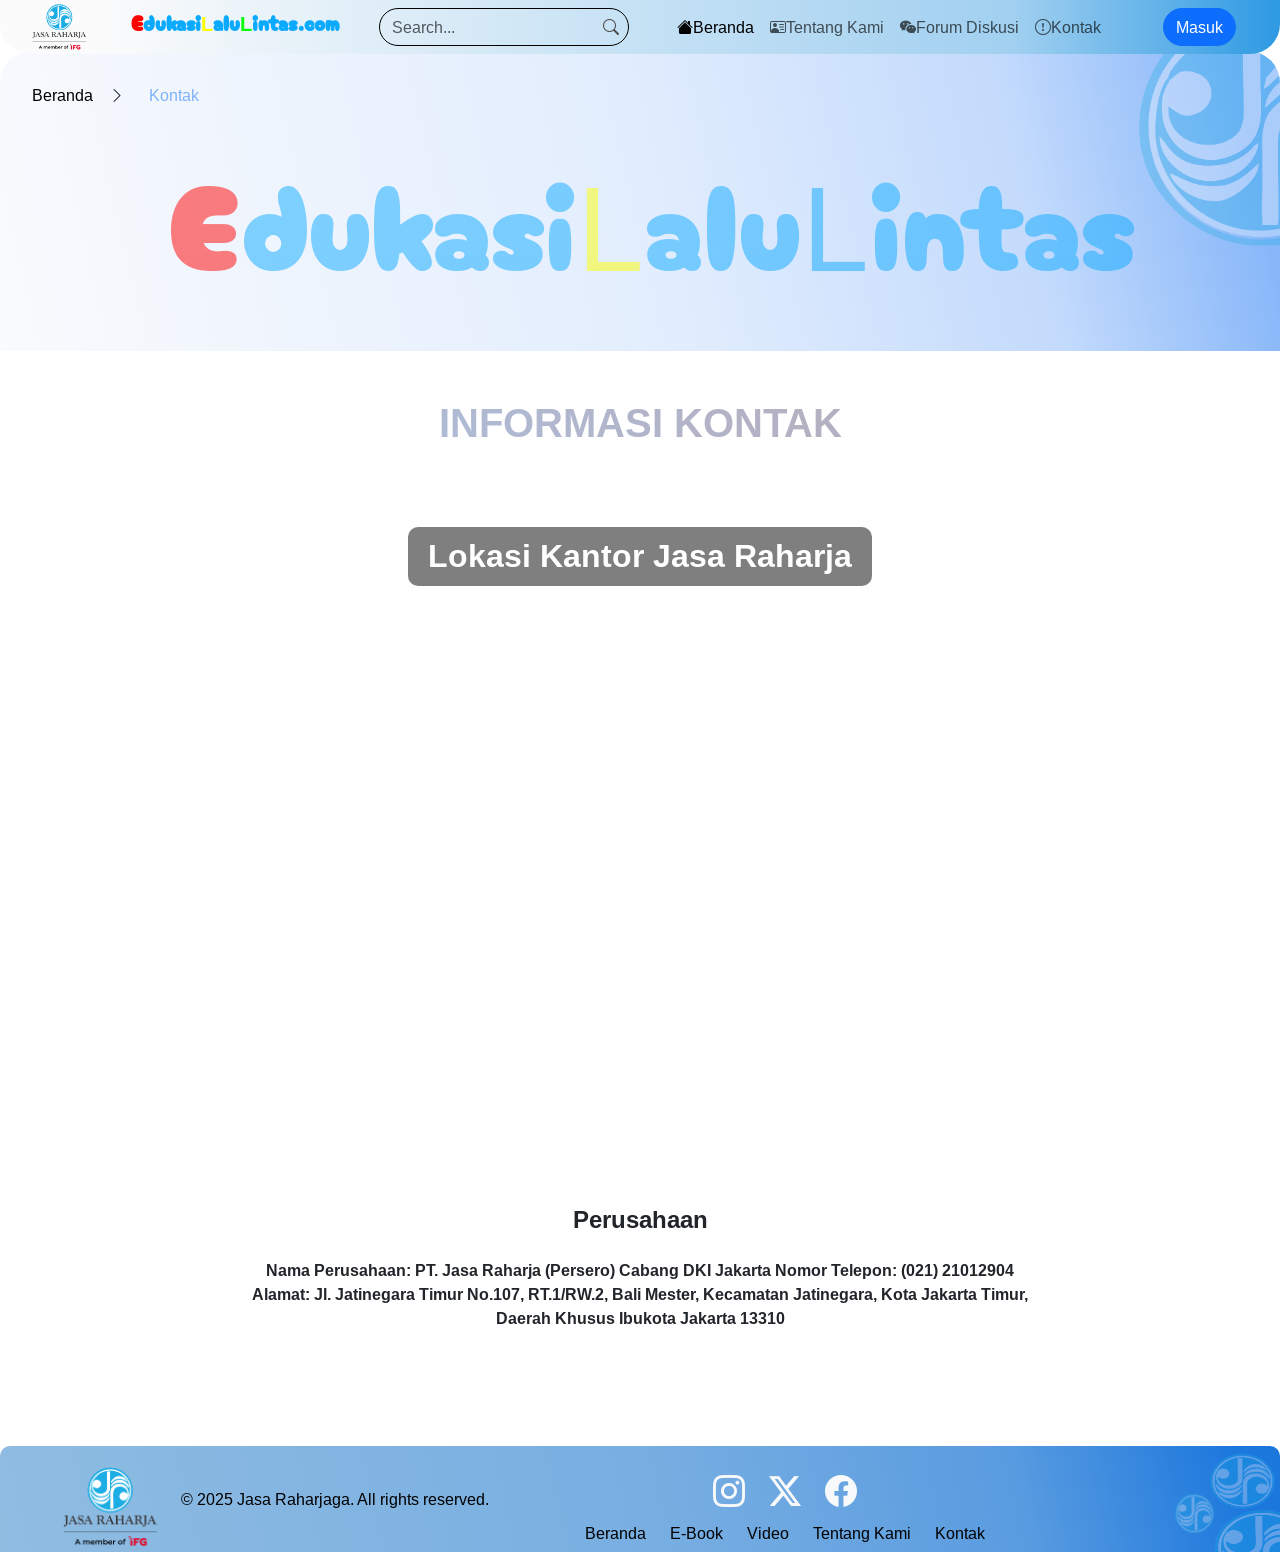
<file: Kontak.html>
<!DOCTYPE html>
<html lang="en">
<head>
    <meta charset="UTF-8">
    <meta name="viewport" content="width=device-width, initial-scale=1.0">
    <title>Jasa Raharja</title>

    
        <!-- This is my CSS -->
    <link rel="stylesheet" href="Asset/CSS/navbar.css">
    <link rel="stylesheet" href="Asset/CSS/header.css">
    <link rel="stylesheet" href="Asset/CSS/footer.css">
    <link rel="stylesheet" href="Asset/CSS/kontak.css">

    <!-- This is Boostrap -->
    <link href="https://cdn.jsdelivr.net/npm/bootstrap@5.3.8/dist/css/bootstrap.min.css" rel="stylesheet" integrity="sha384-sRIl4kxILFvY47J16cr9ZwB07vP4J8+LH7qKQnuqkuIAvNWLzeN8tE5YBujZqJLB" crossorigin="anonymous">
    <link href="https://cdn.jsdelivr.net/npm/bootstrap-icons@1.11.3/font/bootstrap-icons.css" rel="stylesheet">

    <!-- This is font google -->
    <link rel="preconnect" href="https://fonts.googleapis.com">
    <link rel="preconnect" href="https://fonts.gstatic.com" crossorigin>
    <link href="https://fonts.googleapis.com/css2?family=Arimo:wght@700&family=Cherry+Bomb+One&family=DM+Serif+Display:ital@0;1&family=Rubik+Mono+One&display=swap" rel="stylesheet">
</head>
<body>

    <!-- This is navbar -->
      <nav class="navbar navbar-expand-lg  p-3 fixed-top">
  <div class="container-fluid">
    <button class="navbar-toggler" type="button" data-bs-toggle="collapse" data-bs-target="#navbarTogglerDemo03" aria-controls="navbarTogglerDemo03" aria-expanded="false" aria-label="Toggle navigation">
      <span class="navbar-toggler-icon"></span>
    </button>
    <img src="Asset/Foto/logo jasa raharja.png" alt="Jasa raharja" width="63px" height="52px" />
    <h6 style="font-size: 20px; color: rgb(12, 170, 255);"><span style="color: red; font-family: 'Cherry Bomb One', system-ui;">E</span>dukasi<span style="color: yellow">L</span>alu<span style="color:rgb(6, 255, 6)">L</span>intas.com</h6>
      <div class="search-container">
    <input type="text" class="form-control search-input" style="border-radius: 20px; background-color: transparent; border: 1px solid black;" placeholder="Search...">
    <i class="bi bi-search search-icon"></i>
  </div>
    <div class="collapse navbar-collapse" id="navbarTogglerDemo03">
      <ul class="navbar-nav me-auto mb-2 mb-lg-0">
        <li class="nav-item">
          <a class="nav-link active" aria-current="page" href="index.html"><i class="bi bi-house-fill"></i>Beranda</a>
        </li>
        <li class="nav-item">
          <a class="nav-link" href="Tentangkami.html"><i class="bi bi-person-vcard"></i>Tentang Kami</a>
        </li>
        <li class="nav-item">
          <a class="nav-link" href="ForumDiskusi.html"><i class="bi bi-wechat"></i>Forum Diskusi</a>
        </li>
        <li class="nav-item">
          <a class="nav-link" href="Kontak.html"><i class="bi bi-exclamation-circle"></i>Kontak</a>
        </li>
      </ul>
      <button class="btn btn-primary mx-3" id="loginBtn" onclick="window.location.href='login.html'" style="border-radius: 2rem;">Masuk</button>
      <button class="btn btn-primary mx-3" id="logoutBtn" onclick="logout()" style="border-radius: 2rem;">Keluar</button>
    </div>
  </div>
</nav>

<!-- end navbar -->
<!-- This is header -->
   <header>
      <div class="container-fluid d-flex p-2 rounded-top-5 mb-5">
           <img src="Asset/Foto/logo jasa raharja2.png" class="position-absolute end-0 top-0" alt="" style="width: 252px; height: 245px; margin-right: -6.7rem; margin-top: -3rem; opacity: 30%;">
            <p class="mt-4 mx-4"><a href="index.html">Beranda</a><span><i class="bi bi-chevron-right mx-3"></i></span></p>
            <p class="mt-4"><a href="Kontak.html" class="active" aria-disabled="true" style="margin-left: -1rem;">Kontak</a></p>
            <h5 class=" position-absolute" style="font-size: 120px; color: rgb(12, 170, 255); font-family: 'Cherry Bomb One', system-ui; margin-top: 5.5rem; margin-left: 10rem; opacity: 50%;"><span style="color: red; font-family: 'Cherry Bomb One', system-ui;">E</span>dukasi<span style="color: yellow">L</span>alu<span >L</span>intas</h5>
        </div>

    <!-- end header -->
    <main>
    <h1 class="text-center fw-bold mb-5 mt-5" style="font-family: 'Arimo',sans-serif; color:linear-gradient(90deg, #A4CCF4 -18.2%, #C19B9B 127.48%);
background-clip: text;">INFORMASI KONTAK</h1>
        <!-- maps -->
    <div class="map-wrap d-flex justify-content-center mb-5 position-relative">
        <h2 class="position-absolute text-white fw-bold" style="margin-top: 2rem; background-color: rgba(0, 0, 0, 0.5); padding: 10px 20px; border-radius: 10px;">Lokasi Kantor Jasa Raharja</h2>
    <iframe src="https://www.google.com/maps/embed?pb=!1m18!1m12!1m3!1d3966.3013855352983!2d106.86559237399003!3d-6.223933993764119!2m3!1f0!2f0!3f0!3m2!1i1024!2i768!4f13.1!3m3!1m2!1s0x2e69f37853ab699f%3A0x178e1c4e01d774a9!2sPT%20Jasa%20Raharja%20Kanwil%20DKI%20Jakarta!5e0!3m2!1sid!2sid!4v1761192418624!5m2!1sid!2sid" width="1083px" height="663px" style="border:0;" allowfullscreen="true" loading="lazy" referrerpolicy="no-referrer-when-downgrade"></iframe>
    </div>
    <!-- end maps -->
    
    <div class="corporate mb-5 d-flex justify-items-center">
        <div class="d-block mx-auto text-center" style="max-width: 800px;">
            <h4 class="mb-4 fw-bold">
                Perusahaan
            </h4>
            <p class="text-center fw-bold">Nama Perusahaan: PT. Jasa Raharja (Persero) Cabang DKI Jakarta
                Nomor Telepon: (021) 21012904
                Alamat: Jl. Jatinegara Timur No.107, RT.1/RW.2, Bali Mester, Kecamatan Jatinegara, Kota Jakarta Timur, Daerah Khusus Ibukota Jakarta 13310</p>
            </div>
        </div>
    </main>
    <Footer class="fixed-bottom position-relative overflow-hidden">
        <div class="container-fluid px-2 d-flex align-content-center">
          <div class="decoration d-flex position-absolute end-0">
            <img src="Asset/Foto/logo jasa raharja2.png" alt="" style="width: 67px; height: 56px; margin-top: 1.5rem; margin-right: -6.4rem;" >
            <img src="Asset/Foto/logo jasa raharja2.png" alt="" style="width: 41px; height: 41px; margin-top: 4rem; margin-right: -0.1rem;" >
            <img src="Asset/Foto/logo jasa raharja2.png" alt="" style="width: 99px; height: 76px; aspect-ratio: 99/76; margin-top: 5rem; margin-right: -2rem;">
          </div>

            <div class="copyright mx-5 ">
                <img src="Asset/Foto/logo jasa raharja.png" alt="logo jasa maharga">
            <p>&copy; 2025 Jasa Raharjaga. All rights reserved.</p>
        </div>
        <div class="inline-block justify-self-center mx-5 ">
            <div class="social-media mb-1 d-flex justify-content-center gap-4">
                <a href="#" class="text-light" style="font-size: 2rem;"><i class="bi bi-instagram"></i></a>
                <a href="#" class="text-light" style="font-size: 2rem;"><i class="bi bi-twitter-x"></i></a>
                <a href="#" class="text-light" style="font-size: 2rem;"><i class="bi bi-facebook"></i></a>
            </div>
            <div class="navigation d-flex justify-content-center gap-4">
                <a href="#">Beranda</a>
                <a href="#">E-Book</a>
                <a href="#">Video</a>
                <a href="#">Tentang Kami</a>
                <a href="#">Kontak</a>
            </div>
        </div>
    </div>
    <div class="" style=" width: auto; background: #0000;"></div>
    </Footer>
    
    <!-- This is my JS -->
    <script src="Asset/JS/LoginRegister.js"></script>
    <!-- This is Boostrap JS -->
</body>
</html>
</file>
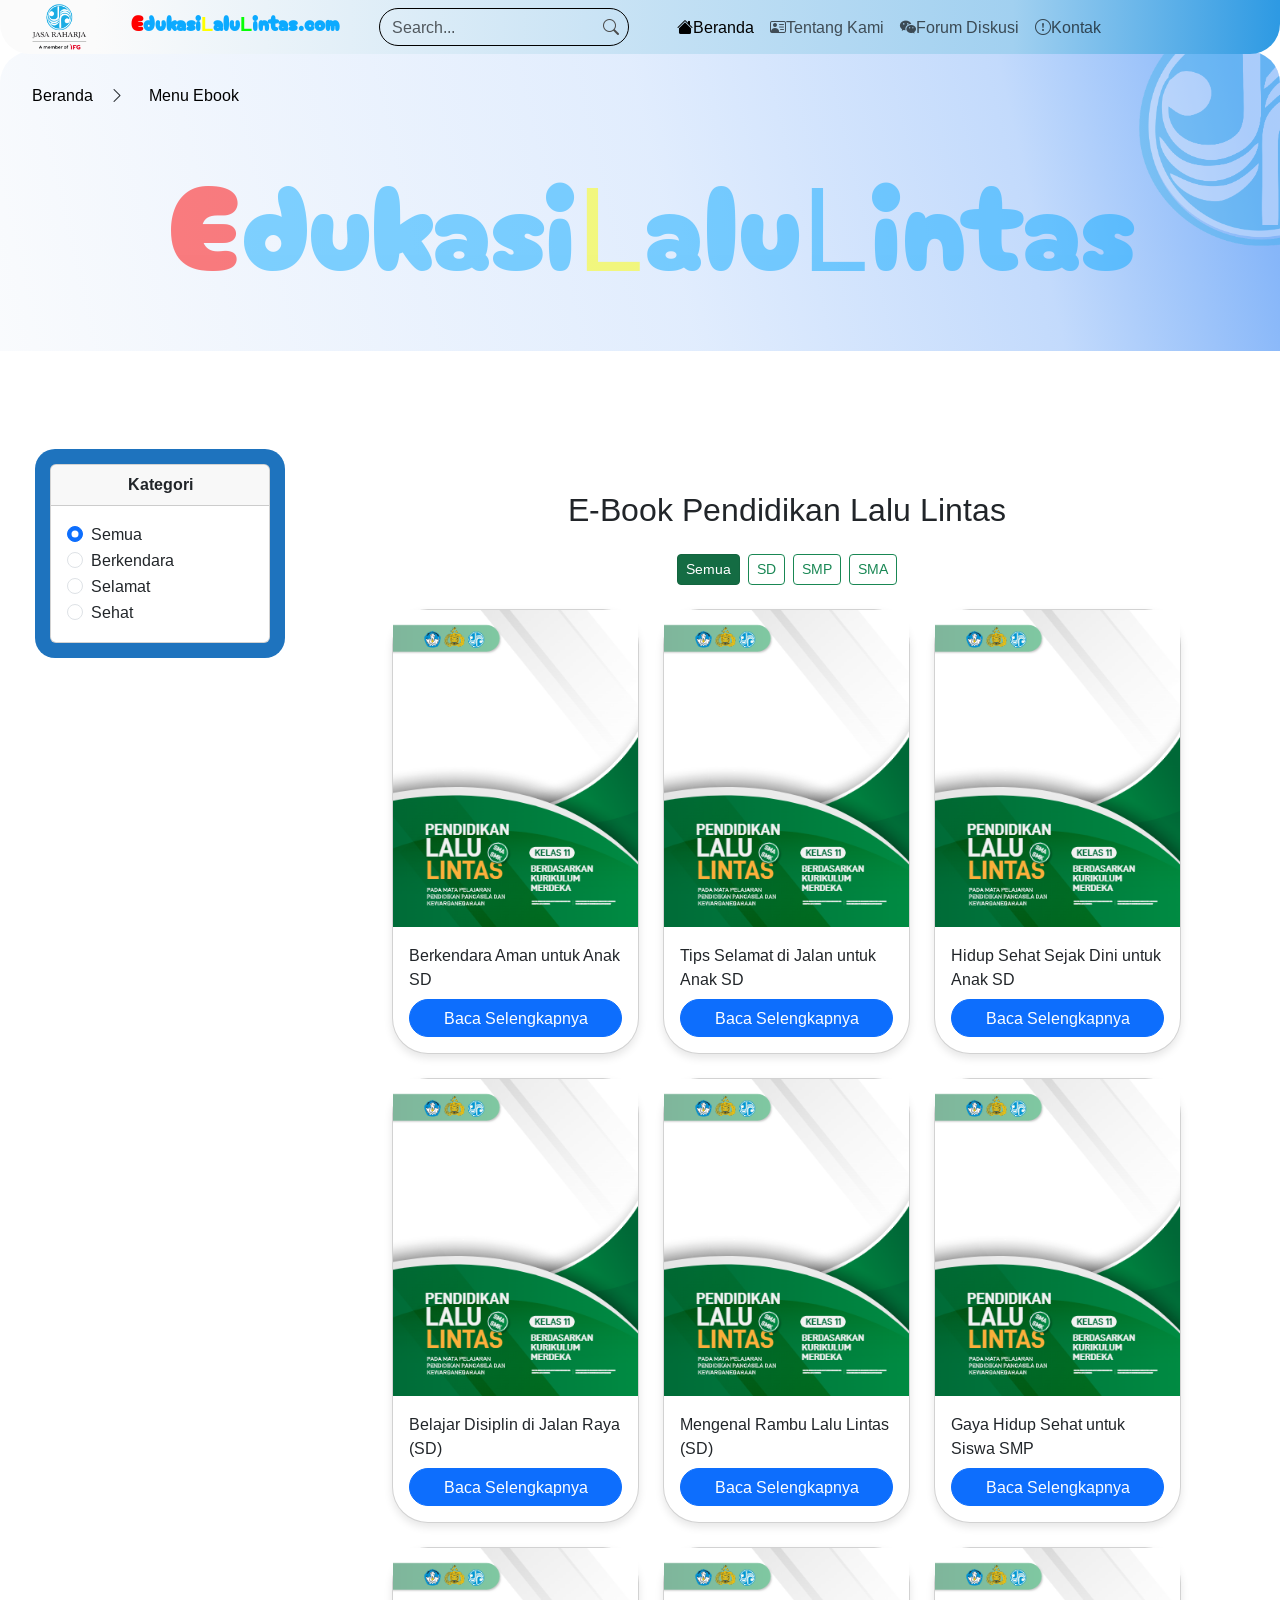
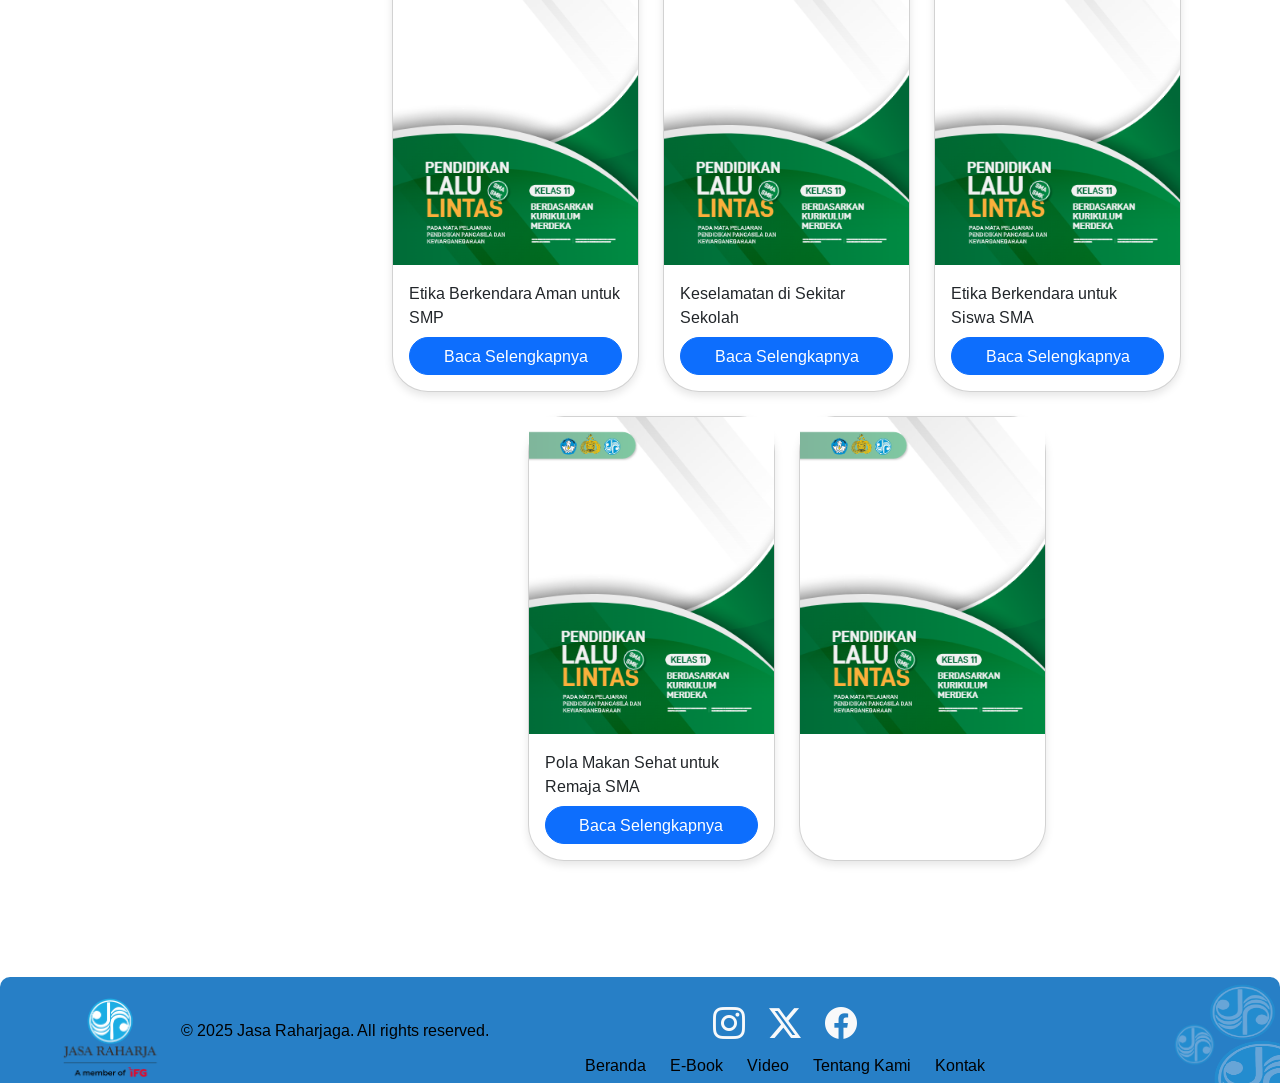
<file: MenuEbook.html>
<!DOCTYPE html>
<html lang="en">
<head>
    <meta charset="UTF-8">
    <meta name="viewport" content="width=device-width, initial-scale=1.0">
    <title>Jasa Maharga</title>

    <!-- This is my CSS -->
    <link rel="stylesheet" href="Asset/CSS/navbar.css">
    <link rel="stylesheet" href="Asset/CSS/footer.css">
    <link rel="stylesheet" href="Asset/CSS/menuebook.css">
    <link rel="stylesheet" href="Asset/CSS/header.css">

    <!-- This is Boostrap -->
    <link href="https://cdn.jsdelivr.net/npm/bootstrap@5.3.8/dist/css/bootstrap.min.css" rel="stylesheet" integrity="sha384-sRIl4kxILFvY47J16cr9ZwB07vP4J8+LH7qKQnuqkuIAvNWLzeN8tE5YBujZqJLB" crossorigin="anonymous">
    <link href="https://cdn.jsdelivr.net/npm/bootstrap-icons@1.11.3/font/bootstrap-icons.css" rel="stylesheet">

    <!-- This is font google -->
    <link rel="preconnect" href="https://fonts.googleapis.com">
    <link rel="preconnect" href="https://fonts.gstatic.com" crossorigin>
    <link href="https://fonts.googleapis.com/css2?family=Arimo:wght@700&family=Cherry+Bomb+One&family=DM+Serif+Display:ital@0;1&family=Rubik+Mono+One&display=swap" rel="stylesheet">
</head>
<body>

    <!-- This is navbar -->
    <nav class="navbar navbar-expand-lg  p-3 fixed-top">
  <div class="container-fluid">
    <button class="navbar-toggler" type="button" data-bs-toggle="collapse" data-bs-target="#navbarTogglerDemo03" aria-controls="navbarTogglerDemo03" aria-expanded="false" aria-label="Toggle navigation">
      <span class="navbar-toggler-icon"></span>
    </button>
    <img src="Asset/Foto/logo jasa raharja.png" alt="Jasa raharja" width="63px" height="52px" />
    <h6 style="font-size: 20px; color: rgb(12, 170, 255);"><span style="color: red; font-family: 'Cherry Bomb One', system-ui;">E</span>dukasi<span style="color: yellow">L</span>alu<span style="color:rgb(6, 255, 6)">L</span>intas.com</h6>
      <div class="search-container">
    <input type="text" class="form-control search-input" style="border-radius: 20px; background-color: transparent; border: 1px solid black;" placeholder="Search...">
    <i class="bi bi-search search-icon"></i>
  </div>
    <div class="collapse navbar-collapse" id="navbarTogglerDemo03">
      <ul class="navbar-nav me-auto mb-2 mb-lg-0">
        <li class="nav-item">
          <a class="nav-link active" aria-current="page" href="index.html"><i class="bi bi-house-fill"></i>Beranda</a>
        </li>
        <li class="nav-item">
          <a class="nav-link" href="Tentangkami.html"><i class="bi bi-person-vcard"></i>Tentang Kami</a>
        </li>
        <li class="nav-item">
          <a class="nav-link" href="ForumDiskusi.html"><i class="bi bi-wechat"></i>Forum Diskusi</a>
        </li>
        <li class="nav-item">
          <a class="nav-link" href="Kontak.html"><i class="bi bi-exclamation-circle"></i>Kontak</a>
        </li>
      </ul>
    </div>
  </div>
</nav>
<!-- end navbar -->

    <header>
      <div class="container-fluid d-flex p-2 rounded-top-5 mb-5">
           <img src="Asset/Foto/logo jasa raharja2.png" class="position-absolute end-0 top-0" alt="" style="width: 252px; height: 245px; margin-right: -6.7rem; margin-top: -3rem; opacity: 30%;">
            <p class="mt-4 mx-4"><a href="#Beranda">Beranda</a><span><i class="bi bi-chevron-right mx-3"></i></span></p>
            <p class="mt-4"><a href="#MenuEbook" aria-disabled="true" style="margin-left:-1rem ;">Menu Ebook</a></p>
            <h5 class=" position-absolute" style="font-size: 120px; color: rgb(12, 170, 255); font-family: 'Cherry Bomb One', system-ui; margin-top: 5.5rem; margin-left: 10rem; opacity: 50%;"><span style="color: red; font-family: 'Cherry Bomb One', system-ui;">E</span>dukasi<span style="color: yellow">L</span>alu<span >L</span>intas</h5>
        </div>
    </header>
    <main>
  <div class="container-fluid">
    <div class="row">
      <!-- Sidebar kiri -->
      <div class="col-3 kiri">
        <div class="blue-frame">
          <div class="card card-custom">
            <div class="card-header">Kategori</div>
            <div class="card-body">
              <div class="form-check">
                <input class="form-check-input" type="radio" name="kategori" id="semua" value="semua" checked>
                <label class="form-check-label" for="semua">Semua</label>
              </div>
              <div class="form-check">
                <input class="form-check-input" type="radio" name="kategori" id="berkendara" value="berkendara">
                <label class="form-check-label" for="berkendara">Berkendara</label>
              </div>
              <div class="form-check">
                <input class="form-check-input" type="radio" name="kategori" id="selamat" value="selamat">
                <label class="form-check-label" for="selamat">Selamat</label>
              </div>
              <div class="form-check">
                <input class="form-check-input" type="radio" name="kategori" id="sehat" value="sehat">
                <label class="form-check-label" for="sehat">Sehat</label>
              </div>
            </div>
          </div>
        </div>
      </div>

      <!-- Bagian kanan -->
      <div class="col-8 kanan">
        <div class="ebook d-flex flex-column align-items-center mt-4 mb-5">
<section class="container my-5">
  <h2 class="text-center mb-4">E-Book Pendidikan Lalu Lintas</h2>

  <!-- 🔹 Tombol Filter -->
  <div class="d-flex justify-content-center mb-4 gap-2">
    <button class="btn btn-success btn-sm filter-btn active" data-filter="all">Semua</button>
    <button class="btn btn-outline-success btn-sm filter-btn" data-filter="sd">SD</button>
    <button class="btn btn-outline-success btn-sm filter-btn" data-filter="smp">SMP</button>
    <button class="btn btn-outline-success btn-sm filter-btn" data-filter="sma">SMA</button>
  </div>

  <!-- 🔹 Daftar E-Book -->
  <div class="row row-cols-1 row-cols-md-3 g-4 justify-content-center" id="ebookList">

    <!-- ================== SD ================== -->
    <div class="col ebook-item" data-category="berkendara" data-sub="sd">
      <div class="card h-100">
        <img src="Asset/Foto/ebook xample.png" class="card-img-top" alt="">
        <div class="card-body">
          <p class="card-title">Berkendara Aman untuk Anak SD</p>
          <a href="#" class="btn btn-primary w-100">Baca Selengkapnya</a>
        </div>
      </div>
    </div>

    <div class="col ebook-item" data-category="selamat" data-sub="sd">
      <div class="card h-100">
        <img src="Asset/Foto/ebook xample.png" class="card-img-top" alt="">
        <div class="card-body">
          <p class="card-title">Tips Selamat di Jalan untuk Anak SD</p>
          <a href="#" class="btn btn-primary w-100">Baca Selengkapnya</a>
        </div>
      </div>
    </div>

    <div class="col ebook-item" data-category="sehat" data-sub="sd">
      <div class="card h-100">
        <img src="Asset/Foto/ebook xample.png" class="card-img-top" alt="">
        <div class="card-body">
          <p class="card-title">Hidup Sehat Sejak Dini untuk Anak SD</p>
          <a href="#" class="btn btn-primary w-100">Baca Selengkapnya</a>
        </div>
      </div>
    </div>

    <!-- Tambahan SD biar banyak -->
    <div class="col ebook-item" data-category="disiplin" data-sub="sd">
      <div class="card h-100">
        <img src="Asset/Foto/ebook xample.png" class="card-img-top" alt="">
        <div class="card-body">
          <p class="card-title">Belajar Disiplin di Jalan Raya (SD)</p>
          <a href="#" class="btn btn-primary w-100">Baca Selengkapnya</a>
        </div>
      </div>
    </div>

    <div class="col ebook-item" data-category="berkendara" data-sub="sd">
      <div class="card h-100">
        <img src="Asset/Foto/ebook xample.png" class="card-img-top" alt="">
        <div class="card-body">
          <p class="card-title">Mengenal Rambu Lalu Lintas (SD)</p>
          <a href="#" class="btn btn-primary w-100">Baca Selengkapnya</a>
        </div>
      </div>
    </div>

    <!-- ================== SMP ================== -->
    <div class="col ebook-item" data-category="sehat" data-sub="smp">
      <div class="card h-100">
        <img src="Asset/Foto/ebook xample.png" class="card-img-top" alt="">
        <div class="card-body">
          <p class="card-title">Gaya Hidup Sehat untuk Siswa SMP</p>
          <a href="#" class="btn btn-primary w-100">Baca Selengkapnya</a>
        </div>
      </div>
    </div>

    <div class="col ebook-item" data-category="berkendara" data-sub="smp">
      <div class="card h-100">
        <img src="Asset/Foto/ebook xample.png" class="card-img-top" alt="">
        <div class="card-body">
          <p class="card-title">Etika Berkendara Aman untuk SMP</p>
          <a href="#" class="btn btn-primary w-100">Baca Selengkapnya</a>
        </div>
      </div>
    </div>

    <div class="col ebook-item" data-category="selamat" data-sub="smp">
      <div class="card h-100">
        <img src="Asset/Foto/ebook xample.png" class="card-img-top" alt="">
        <div class="card-body">
          <p class="card-title">Keselamatan di Sekitar Sekolah</p>
          <a href="#" class="btn btn-primary w-100">Baca Selengkapnya</a>
        </div>
      </div>
    </div>

    <!-- ================== SMA ================== -->
    <div class="col ebook-item" data-category="berkendara" data-sub="sma">
      <div class="card h-100">
        <img src="Asset/Foto/ebook xample.png" class="card-img-top" alt="">
        <div class="card-body">
          <p class="card-title">Etika Berkendara untuk Siswa SMA</p>
          <a href="#" class="btn btn-primary w-100">Baca Selengkapnya</a>
        </div>
      </div>
    </div>

    <div class="col ebook-item" data-category="sehat" data-sub="sma">
      <div class="card h-100">
        <img src="Asset/Foto/ebook xample.png" class="card-img-top" alt="">
        <div class="card-body">
          <p class="card-title">Pola Makan Sehat untuk Remaja SMA</p>
          <a href="#" class="btn btn-primary w-100">Baca Selengkapnya</a>
        </div>
      </div>
    </div>

    <div class="col ebook-item" data-category="disiplin" data-sub="sma">
      <div class="card h-100">
        <img src="Asset/Foto/ebook xample.png" class="card-img-top" alt="">

        </div>
      </div>
    </div>
  </div>
</main>

   <Footer class="fixed-bottom position-relative overflow-hidden">
        <div class="container-fluid px-2 d-flex align-content-center">
          <div class="decoration d-flex position-absolute end-0">
            <img src="Asset/Foto/logo jasa raharja2.png" alt="" style="width: 67px; height: 56px; margin-top: 1.5rem; margin-right: -6.4rem;" >
            <img src="Asset/Foto/logo jasa raharja2.png" alt="" style="width: 41px; height: 41px; margin-top: 4rem; margin-right: -0.1rem;" >
            <img src="Asset/Foto/logo jasa raharja2.png" alt="" style="width: 99px; height: 76px; aspect-ratio: 99/76; margin-top: 5rem; margin-right: -2rem;">
          </div>

            <div class="copyright mx-5 ">
                <img src="Asset/Foto/logo jasa raharja.png" alt="logo jasa maharga">
            <p>&copy; 2025 Jasa Raharjaga. All rights reserved.</p>
        </div>
        <div class="inline-block justify-self-center mx-5 ">
            <div class="social-media mb-1 d-flex justify-content-center gap-4">
                <a href="#" class="text-light" style="font-size: 2rem;"><i class="bi bi-instagram"></i></a>
                <a href="#" class="text-light" style="font-size: 2rem;"><i class="bi bi-twitter-x"></i></a>
                <a href="#" class="text-light" style="font-size: 2rem;"><i class="bi bi-facebook"></i></a>
            </div>
            <div class="navigation d-flex justify-content-center gap-4">
                <a href="#">Beranda</a>
                <a href="#">E-Book</a>
                <a href="#">Video</a>
                <a href="#">Tentang Kami</a>
                <a href="#">Kontak</a>
            </div>
        </div>
    </div>
    <div class="" style=" width: auto; background: #0000;"></div>
    </Footer>

    <!-- This is my JS -->
    <script src="Asset/JS/Ebook.js"></script>


    <!-- This is Boostrap JS -->
</body>
</html>
</file>
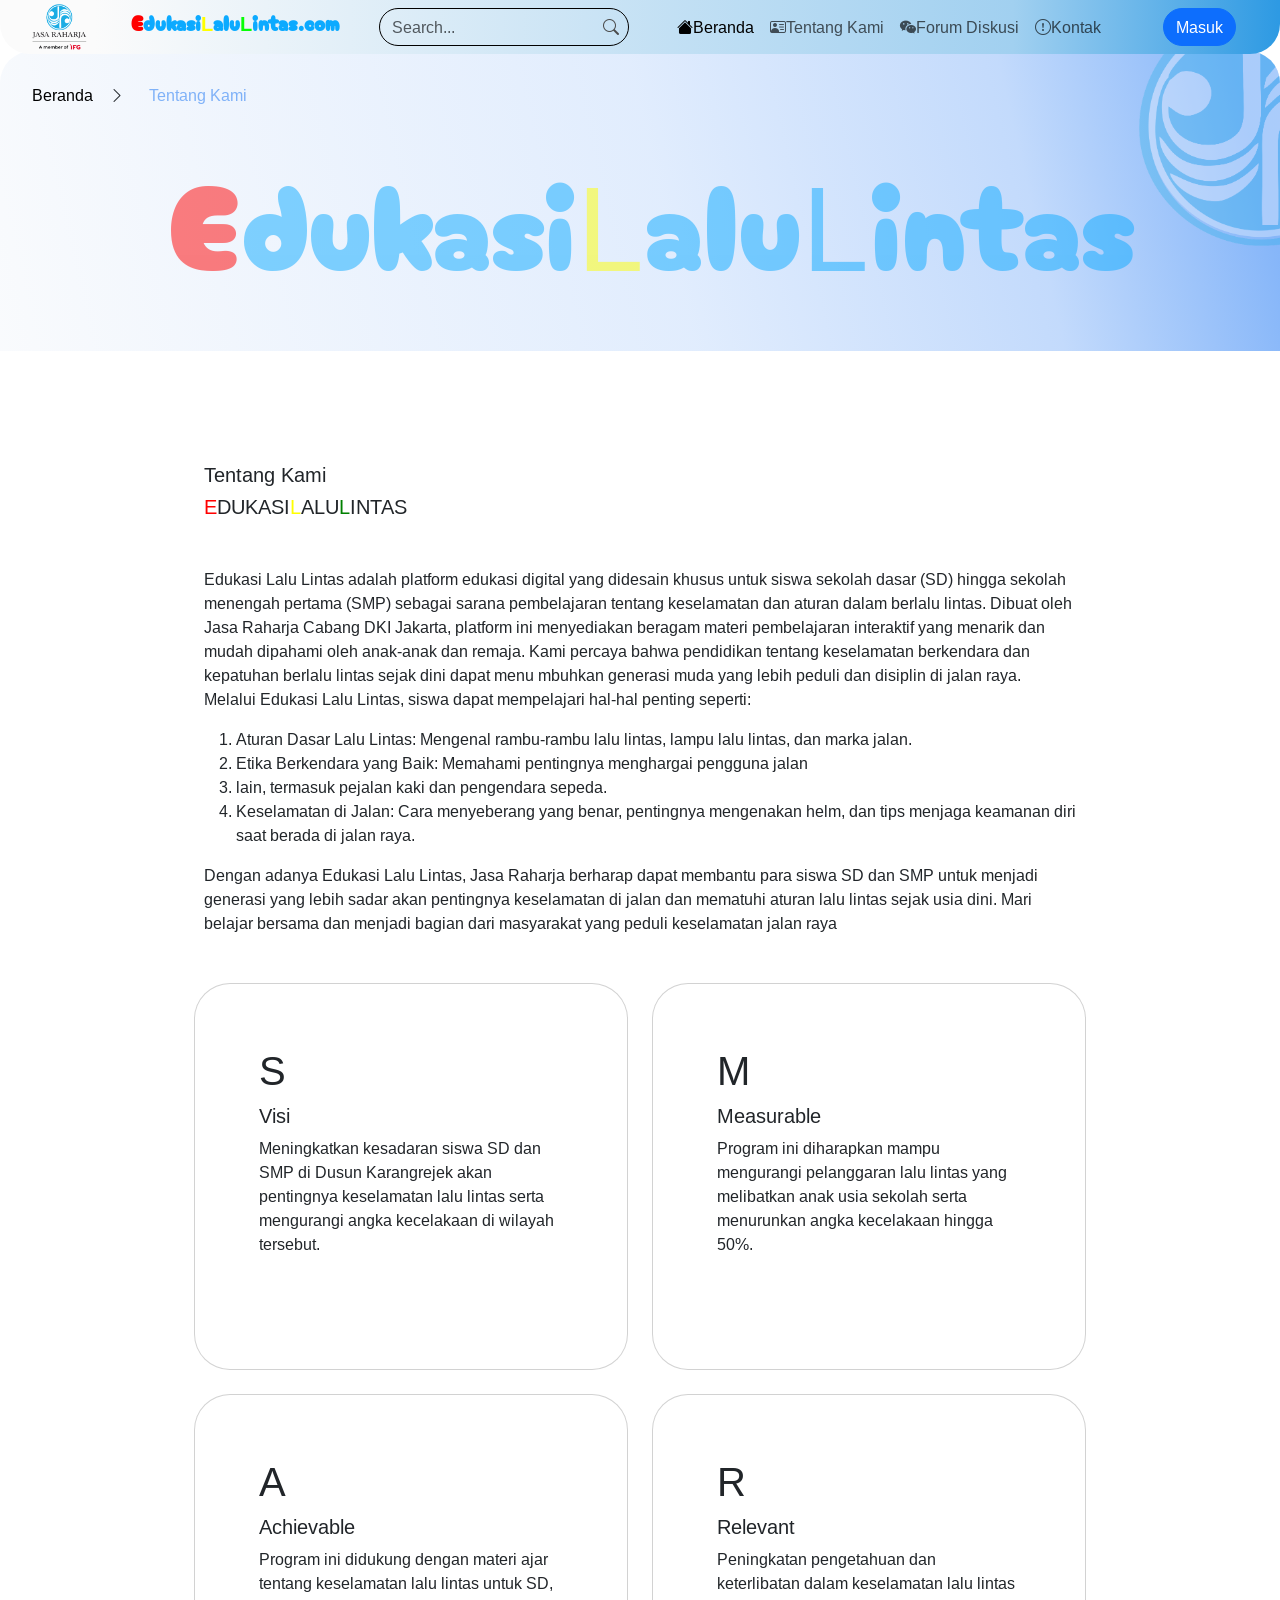
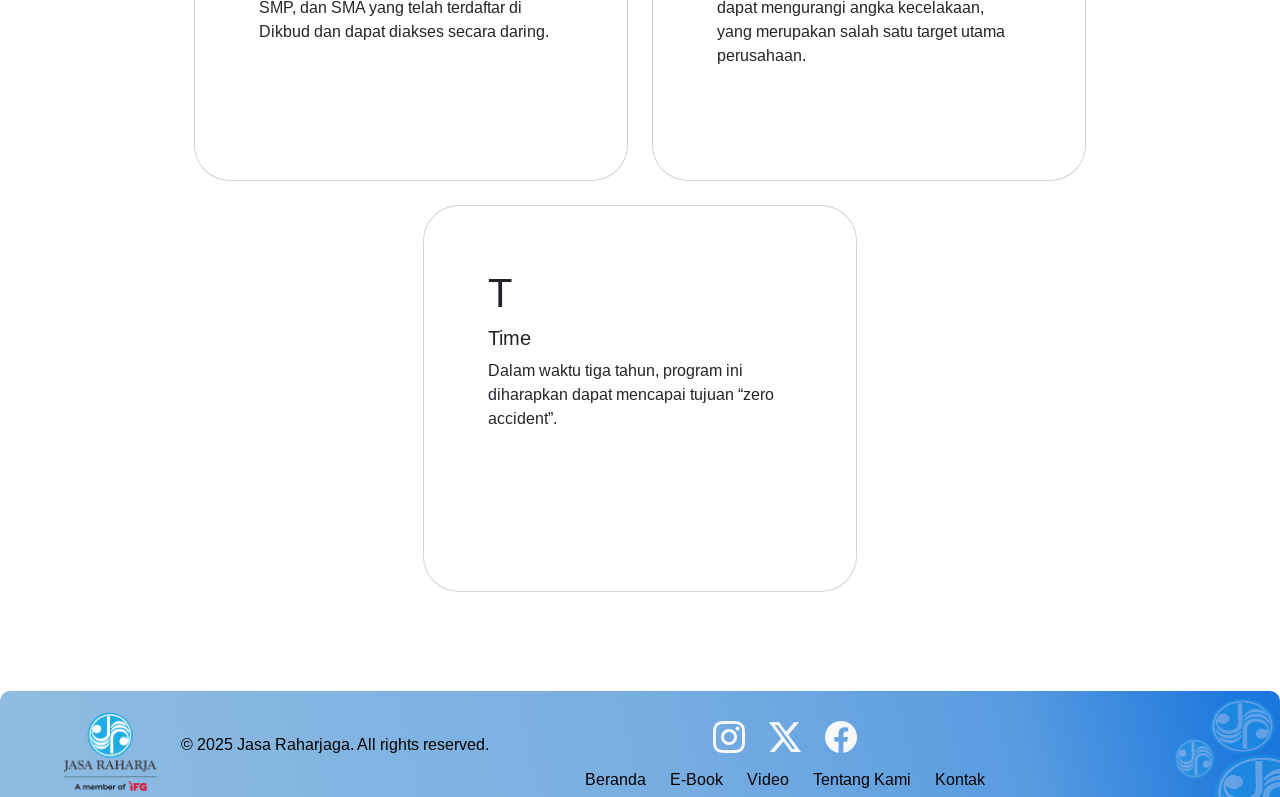
<file: Tentangkami.html>
<!DOCTYPE html>
<html lang="en">
<head>
    <meta charset="UTF-8">
    <meta name="viewport" content="width=device-width, initial-scale=1.0">
    <title>Document</title>

        <!-- This is my CSS -->
    <link rel="stylesheet" href="Asset/CSS/navbar.css">
    <link rel="stylesheet" href="Asset/CSS/header.css">
    <link rel="stylesheet" href="Asset/CSS/footer.css">
    <link rel="stylesheet" href="Asset/CSS/tentangkami.css">

    <!-- This is Boostrap -->
    <link href="https://cdn.jsdelivr.net/npm/bootstrap@5.3.8/dist/css/bootstrap.min.css" rel="stylesheet" integrity="sha384-sRIl4kxILFvY47J16cr9ZwB07vP4J8+LH7qKQnuqkuIAvNWLzeN8tE5YBujZqJLB" crossorigin="anonymous">
    <link href="https://cdn.jsdelivr.net/npm/bootstrap-icons@1.11.3/font/bootstrap-icons.css" rel="stylesheet">

    <!-- This is font google -->
    <link rel="preconnect" href="https://fonts.googleapis.com">
    <link rel="preconnect" href="https://fonts.gstatic.com" crossorigin>
    <link href="https://fonts.googleapis.com/css2?family=Arimo:wght@700&family=Cherry+Bomb+One&family=DM+Serif+Display:ital@0;1&family=Rubik+Mono+One&display=swap" rel="stylesheet">
</head>
<body>
  
        <nav class="navbar navbar-expand-lg  p-3 fixed-top">
  <div class="container-fluid">
    <button class="navbar-toggler" type="button" data-bs-toggle="collapse" data-bs-target="#navbarTogglerDemo03" aria-controls="navbarTogglerDemo03" aria-expanded="false" aria-label="Toggle navigation">
      <span class="navbar-toggler-icon"></span>
    </button>
    <img src="Asset/Foto/logo jasa raharja.png" alt="Jasa raharja" width="63px" height="52px" />
    <h6 style="font-size: 20px; color: rgb(12, 170, 255);"><span style="color: red; font-family: 'Cherry Bomb One', system-ui;">E</span>dukasi<span style="color: yellow">L</span>alu<span style="color:rgb(6, 255, 6)">L</span>intas.com</h6>
      <div class="search-container">
    <input type="text" class="form-control search-input" style="border-radius: 20px; background-color: transparent; border: 1px solid black;" placeholder="Search...">
    <i class="bi bi-search search-icon"></i>
  </div>
    <div class="collapse navbar-collapse" id="navbarTogglerDemo03">
      <ul class="navbar-nav me-auto mb-2 mb-lg-0">
        <li class="nav-item">
          <a class="nav-link active" aria-current="page" href="index.html"><i class="bi bi-house-fill"></i>Beranda</a>
        </li>
        <li class="nav-item">
          <a class="nav-link" href="Tentangkami.html"><i class="bi bi-person-vcard"></i>Tentang Kami</a>
        </li>
        <li class="nav-item">
          <a class="nav-link" href="ForumDiskusi.html"><i class="bi bi-wechat"></i>Forum Diskusi</a>
        </li>
        <li class="nav-item">
          <a class="nav-link" href="Kontak.html"><i class="bi bi-exclamation-circle"></i>Kontak</a>
        </li>
      </ul>
      <button class="btn btn-primary mx-3" id="loginBtn" onclick="window.location.href='login.html'" style="border-radius: 2rem;">Masuk</button>
      <button class="btn btn-primary mx-3" id="logoutBtn" onclick="logout()" style="border-radius: 2rem;">Keluar</button>
    </div>
  </div>
</nav>
   <header>
      <div class="container-fluid d-flex p-2 rounded-top-5 mb-5">
           <img src="Asset/Foto/logo jasa raharja2.png" class="position-absolute end-0 top-0" alt="" style="width: 252px; height: 245px; margin-right: -6.7rem; margin-top: -3rem; opacity: 30%;">
            <p class="mt-4 mx-4"><a href="index.html">Beranda</a><span><i class="bi bi-chevron-right mx-3"></i></span></p>
            <p class="mt-4"><a href="Tentangkami.html"  class="active" aria-disabled="true" style="margin-left: -1rem;">Tentang Kami</a></p>
            <h5 class=" position-absolute" style="font-size: 120px; color: rgb(12, 170, 255); font-family: 'Cherry Bomb One', system-ui; margin-top: 5.5rem; margin-left: 10rem; opacity: 50%;"><span style="color: red; font-family: 'Cherry Bomb One', system-ui;">E</span>dukasi<span style="color: yellow">L</span>alu<span >L</span>intas</h5>
        </div>
    <main>
        <div class="container text-start" style="width: 70%; margin-top: 7rem;">
            <h5>Tentang Kami</h5>
            <h5><span style="color: red;">E</span>DUKASI<span style="color: yellow;">L</span>ALU<span style="color: green;">L</span>INTAS</h5>
            <P class="mt-5">Edukasi Lalu Lintas adalah platform edukasi digital yang didesain khusus untuk siswa sekolah dasar (SD) hingga sekolah 
                menengah pertama (SMP) sebagai sarana pembelajaran tentang keselamatan dan aturan dalam berlalu lintas. Dibuat oleh
Jasa Raharja Cabang DKI Jakarta, platform ini menyediakan beragam materi pembelajaran interaktif yang menarik dan mudah 
dipahami oleh anak-anak dan remaja. Kami percaya bahwa pendidikan tentang keselamatan berkendara dan kepatuhan
berlalu lintas sejak dini dapat menu mbuhkan generasi muda yang lebih peduli dan disiplin di jalan raya.
Melalui Edukasi Lalu Lintas, siswa dapat mempelajari hal-hal penting seperti:
<ol>
    <li>Aturan Dasar Lalu Lintas: Mengenal rambu-rambu lalu lintas, lampu lalu lintas, dan marka jalan.</li>
    <li>Etika Berkendara yang Baik: Memahami pentingnya menghargai pengguna jalan </li>
    <li>lain, termasuk pejalan kaki dan pengendara sepeda.</li>
    <li>Keselamatan di Jalan: Cara menyeberang yang benar, pentingnya mengenakan helm, dan tips menjaga keamanan diri saat berada di jalan raya.</li>
</ol>
Dengan adanya Edukasi Lalu Lintas, Jasa Raharja berharap dapat membantu para 

siswa SD dan SMP untuk menjadi generasi yang lebih sadar akan pentingnya keselamatan di jalan dan mematuhi aturan

lalu lintas sejak usia dini. Mari belajar bersama dan menjadi bagian dari masyarakat yang peduli keselamatan jalan raya
</P>

</div>
<div class="container mt-5 mb-5 d-flex flex-column justify-content-center align-items-center">
    <div class="row justify-content-between">
        <div class="col-md-6">
            <div class="card p-5">
                <div class="card-body">
                    <h1>S</h1>
                    <h5 class="card-title">Visi</h5>
                    <p>Meningkatkan kesadaran siswa SD dan SMP di Dusun Karangrejek akan pentingnya keselamatan lalu lintas serta mengurangi angka kecelakaan di wilayah tersebut.</p>
                </div>
            </div>
        </div>
        <div class="col-md-6">
            <div class="card p-5">
                <div class="card-body">
                    <h1>M</h1>
                    <h5 class="card-title">Measurable</h5>
                    <p>Program ini diharapkan mampu mengurangi pelanggaran lalu lintas yang melibatkan anak usia sekolah serta menurunkan angka kecelakaan hingga 50%.</p>
                </div>
            </div>
        </div>
    </div>
    <div class="row">
        <div class="col-md-6">
            <div class="card p-5 mt-4">
                <div class="card-body">
                    <h1>A</h1>
                    <h5 class="card-title">Achievable</h5>
                    <p>Program ini didukung dengan materi ajar tentang keselamatan lalu lintas untuk SD, SMP, dan SMA yang telah terdaftar di Dikbud dan dapat diakses secara daring.</p>
                </div>
            </div>
        </div>
            <div class="col-md-6">
            <div class="card p-5 mt-4">
                <div class="card-body">
                    <h1>R</h1>
                    <h5 class="card-title">Relevant</h5>
                    <p>Peningkatan pengetahuan dan keterlibatan dalam keselamatan lalu lintas dapat mengurangi angka kecelakaan, yang merupakan salah satu target utama perusahaan.</p>
                </div>
            </div>
        </div>
    </div>
            <div class="row">
                <div class="col-md-12">
                    <div class="card p-5 mt-4">
                        <div class="card-body">
                            <h1>T</h1>
                            <h5 class="card-title">Time</h5>
                            <p>Dalam waktu tiga tahun, program ini diharapkan dapat mencapai tujuan “zero accident”.</p>
                        </div>
                    </div>
                </div>
            </div>
</div>
</main>
 <Footer class="fixed-bottom position-relative overflow-hidden">
        <div class="container-fluid px-2 d-flex align-content-center">
          <div class="decoration d-flex position-absolute end-0">
            <img src="Asset/Foto/logo jasa raharja2.png" alt="" style="width: 67px; height: 56px; margin-top: 1.5rem; margin-right: -6.4rem;" >
            <img src="Asset/Foto/logo jasa raharja2.png" alt="" style="width: 41px; height: 41px; margin-top: 4rem; margin-right: -0.1rem;" >
            <img src="Asset/Foto/logo jasa raharja2.png" alt="" style="width: 99px; height: 76px; aspect-ratio: 99/76; margin-top: 5rem; margin-right: -2rem;">
          </div>

            <div class="copyright mx-5 ">
                <img src="Asset/Foto/logo jasa raharja.png" alt="logo jasa maharga">
            <p>&copy; 2025 Jasa Raharjaga. All rights reserved.</p>
        </div>
        <div class="inline-block justify-self-center mx-5 ">
            <div class="social-media mb-1 d-flex justify-content-center gap-4">
                <a href="#" class="text-light" style="font-size: 2rem;"><i class="bi bi-instagram"></i></a>
                <a href="#" class="text-light" style="font-size: 2rem;"><i class="bi bi-twitter-x"></i></a>
                <a href="#" class="text-light" style="font-size: 2rem;"><i class="bi bi-facebook"></i></a>
            </div>
            <div class="navigation d-flex justify-content-center gap-4">
                <a href="#">Beranda</a>
                <a href="#">E-Book</a>
                <a href="#">Video</a>
                <a href="#">Tentang Kami</a>
                <a href="#">Kontak</a>
            </div>
        </div>
    </div>
    <div class="" style=" width: auto; background: #0000;"></div>
    </Footer>

    <!-- This is my js -->
    <script src="Asset/JS/LoginRegister.js"></script>
    <!-- This is Boostrap js -->
    <script src="https://cdn.jsdelivr.net/npm/@popperjs/core@2.11.8/dist/umd/popper.min.js" integrity="sha384-I7E8VVD/ismYTF4hNIPjVp/Zjvgyol6VFvRkX/vR+Vc4jQkC+hVqc2pM8ODewa9r" crossorigin="anonymous"></script>
    <script src="https://cdn.jsdelivr.net/npm/bootstrap@5.3.8/dist/js/bootstrap.min.js" integrity="sha384-G/EV+4j2dNv+tEPo3++6LCgdCROaejBqfUeNjuKAiuXbjrxilcCdDz6ZAVfHWe1Y" crossorigin="anonymous"></script>
</body>
</html>
</file>
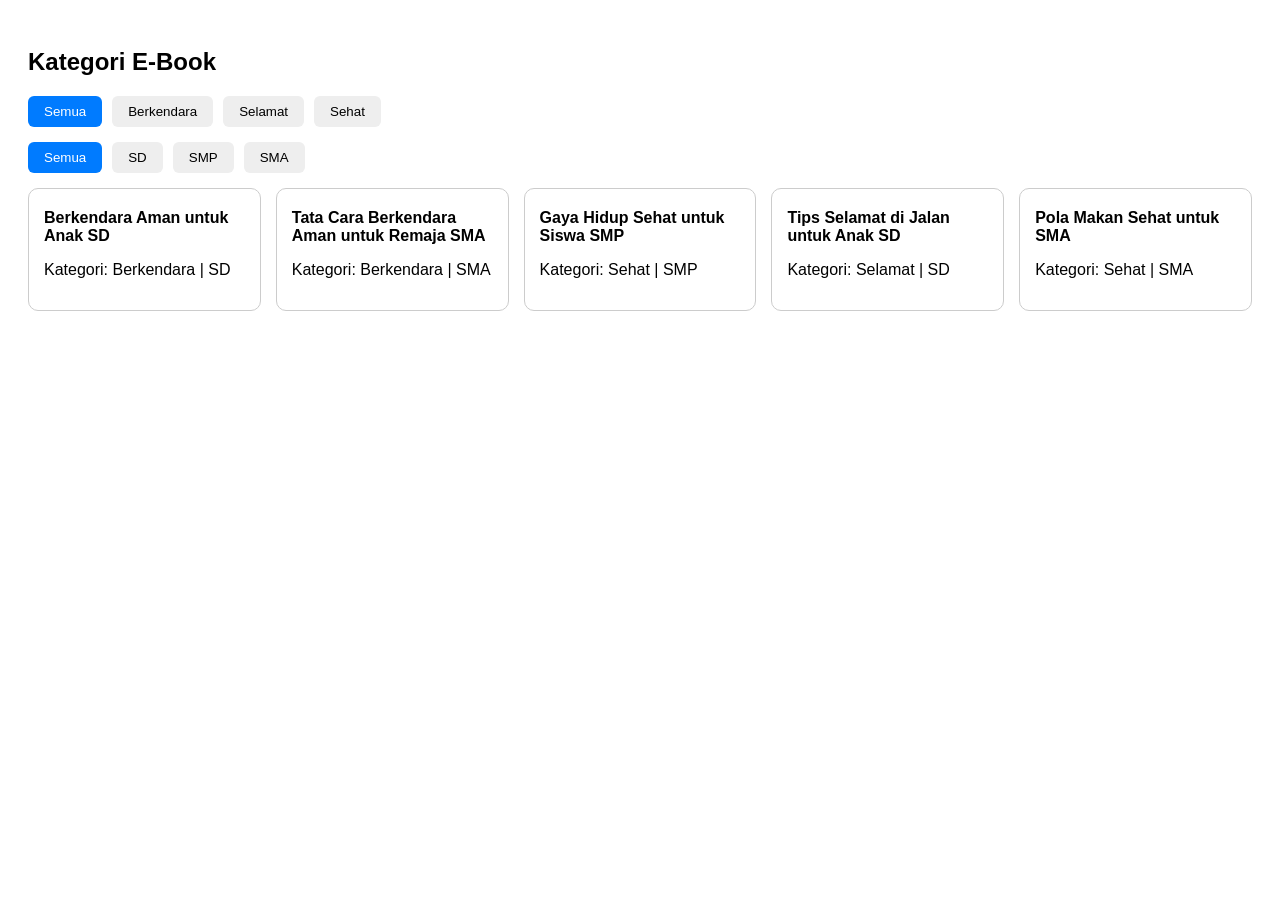
<file: test.html>
<!DOCTYPE html>
<html lang="id">
<head>
<meta charset="UTF-8" />
<meta name="viewport" content="width=device-width, initial-scale=1.0" />
<title>E-Book Section</title>
<style>
  body {
    font-family: Arial, sans-serif;
    padding: 20px;
  }

  .filter-container {
    display: flex;
    flex-wrap: wrap;
    gap: 10px;
    margin-bottom: 15px;
  }

  .filter-container button {
    background-color: #eee;
    border: none;
    padding: 8px 16px;
    cursor: pointer;
    border-radius: 6px;
  }

  .filter-container button.active {
    background-color: #007bff;
    color: white;
  }

  .ebook-list {
    display: grid;
    grid-template-columns: repeat(auto-fit, minmax(200px, 1fr));
    gap: 15px;
  }

  .ebook-item {
    border: 1px solid #ccc;
    border-radius: 10px;
    padding: 15px;
  }

  .ebook-item h4 {
    margin: 5px 0;
  }
</style>
</head>
<body>

<h2>Kategori E-Book</h2>

<!-- Filter kategori -->
<div class="filter-container" id="mainCategory">
  <button class="active" data-category="semua">Semua</button>
  <button data-category="berkendara">Berkendara</button>
  <button data-category="selamat">Selamat</button>
  <button data-category="sehat">Sehat</button>
</div>

<!-- Filter sub kategori -->
<div class="filter-container" id="subCategory">
  <button class="active" data-sub="semua">Semua</button>
  <button data-sub="sd">SD</button>
  <button data-sub="smp">SMP</button>
  <button data-sub="sma">SMA</button>
</div>

<!-- Daftar e-book -->
<div class="ebook-list" id="ebookList">
  <div class="ebook-item" data-category="berkendara" data-sub="sd">
    <h4>Berkendara Aman untuk Anak SD</h4>
    <p>Kategori: Berkendara | SD</p>
  </div>

  <div class="ebook-item" data-category="berkendara" data-sub="sma">
    <h4>Tata Cara Berkendara Aman untuk Remaja SMA</h4>
    <p>Kategori: Berkendara | SMA</p>
  </div>

  <div class="ebook-item" data-category="sehat" data-sub="smp">
    <h4>Gaya Hidup Sehat untuk Siswa SMP</h4>
    <p>Kategori: Sehat | SMP</p>
  </div>

  <div class="ebook-item" data-category="selamat" data-sub="sd">
    <h4>Tips Selamat di Jalan untuk Anak SD</h4>
    <p>Kategori: Selamat | SD</p>
  </div>

  <div class="ebook-item" data-category="sehat" data-sub="sma">
    <h4>Pola Makan Sehat untuk SMA</h4>
    <p>Kategori: Sehat | SMA</p>
  </div>
</div>

<script>
  const mainButtons = document.querySelectorAll('#mainCategory button');
  const subButtons = document.querySelectorAll('#subCategory button');
  const ebooks = document.querySelectorAll('.ebook-item');

  let selectedCategory = 'semua';
  let selectedSub = 'semua';

  mainButtons.forEach(btn => {
    btn.addEventListener('click', () => {
      mainButtons.forEach(b => b.classList.remove('active'));
      btn.classList.add('active');
      selectedCategory = btn.dataset.category;
      filterEbooks();
    });
  });

  subButtons.forEach(btn => {
    btn.addEventListener('click', () => {
      subButtons.forEach(b => b.classList.remove('active'));
      btn.classList.add('active');
      selectedSub = btn.dataset.sub;
      filterEbooks();
    });
  });

  function filterEbooks() {
    ebooks.forEach(ebook => {
      const ebookCategory = ebook.dataset.category;
      const ebookSub = ebook.dataset.sub;

      const matchCategory = (selectedCategory === 'semua' || ebookCategory === selectedCategory);
      const matchSub = (selectedSub === 'semua' || ebookSub === selectedSub);

      if (matchCategory && matchSub) {
        ebook.style.display = 'block';
      } else {
        ebook.style.display = 'none';
      }
    });
  }
</script>

</body>
</html>
</file>
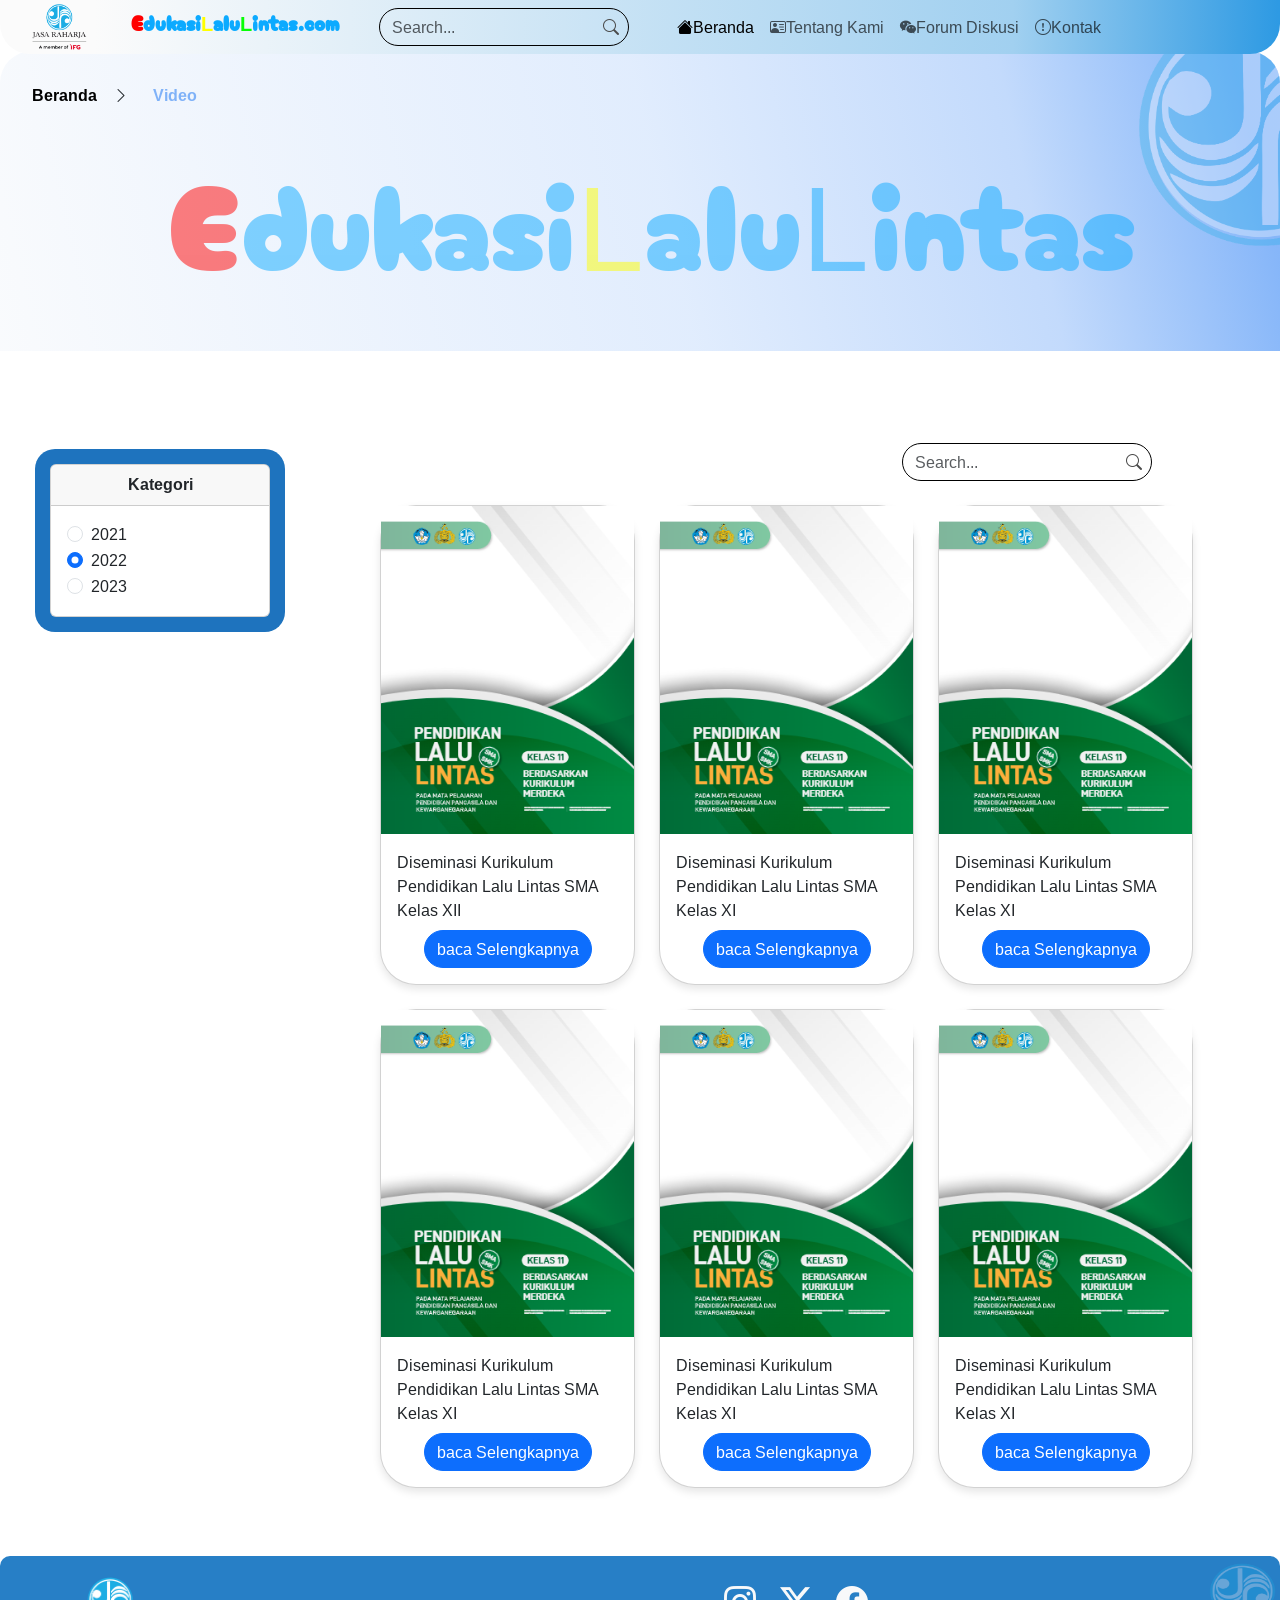
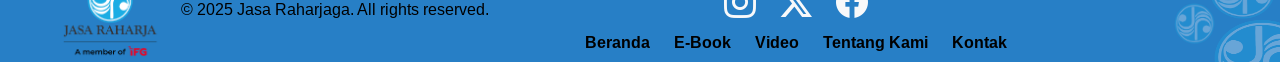
<file: Video.html>
<!DOCTYPE html>
<html lang="en">
<head>
    <meta charset="UTF-8">
    <meta name="viewport" content="width=device-width, initial-scale=1.0">
    <title>Jasa Maharga</title>

    <!-- This is my CSS -->
    <link rel="stylesheet" href="Asset/CSS/navbar.css">
    <link rel="stylesheet" href="Asset/CSS/footer.css">
    <link rel="stylesheet" href="Asset/CSS/video.css">
    <link rel="stylesheet" href="Asset/CSS/header.css">

    <!-- This is Boostrap -->
    <link href="https://cdn.jsdelivr.net/npm/bootstrap@5.3.8/dist/css/bootstrap.min.css" rel="stylesheet" integrity="sha384-sRIl4kxILFvY47J16cr9ZwB07vP4J8+LH7qKQnuqkuIAvNWLzeN8tE5YBujZqJLB" crossorigin="anonymous">
    <link href="https://cdn.jsdelivr.net/npm/bootstrap-icons@1.11.3/font/bootstrap-icons.css" rel="stylesheet">

    <!-- This is font google -->
    <link rel="preconnect" href="https://fonts.googleapis.com">
    <link rel="preconnect" href="https://fonts.gstatic.com" crossorigin>
    <link href="https://fonts.googleapis.com/css2?family=Arimo:wght@700&family=Cherry+Bomb+One&family=DM+Serif+Display:ital@0;1&family=Rubik+Mono+One&display=swap" rel="stylesheet">
</head>
<body>

    <!-- This is navbar -->
    <nav class="navbar navbar-expand-lg  p-3 fixed-top">
  <div class="container-fluid">
    <button class="navbar-toggler" type="button" data-bs-toggle="collapse" data-bs-target="#navbarTogglerDemo03" aria-controls="navbarTogglerDemo03" aria-expanded="false" aria-label="Toggle navigation">
      <span class="navbar-toggler-icon"></span>
    </button>
    <img src="Asset/Foto/logo jasa raharja.png" alt="Jasa raharja" width="63px" height="52px" />
    <h6 style="font-size: 20px; color: rgb(12, 170, 255);"><span style="color: red; font-family: 'Cherry Bomb One', system-ui;">E</span>dukasi<span style="color: yellow">L</span>alu<span style="color:rgb(6, 255, 6)">L</span>intas.com</h6>
      <div class="search-container">
    <input type="text" class="form-control search-input" style="border-radius: 20px; background-color: transparent; border: 1px solid black;" placeholder="Search...">
    <i class="bi bi-search search-icon"></i>
  </div>
    <div class="collapse navbar-collapse" id="navbarTogglerDemo03">
      <ul class="navbar-nav me-auto mb-2 mb-lg-0">
        <li class="nav-item">
          <a class="nav-link active" aria-current="page" href="index.html"><i class="bi bi-house-fill"></i>Beranda</a>
        </li>
        <li class="nav-item">
          <a class="nav-link" href="Tentangkami.html"><i class="bi bi-person-vcard"></i>Tentang Kami</a>
        </li>
        <li class="nav-item">
          <a class="nav-link" href="ForumDiskusi.html"><i class="bi bi-wechat"></i>Forum Diskusi</a>
        </li>
        <li class="nav-item">
          <a class="nav-link" href="Kontak.html"><i class="bi bi-exclamation-circle"></i>Kontak</a>
        </li>
      </ul>
    </div>
  </div>
</nav>
<!-- end navbar -->

    <header>
      <div class="container-fluid d-flex p-2 rounded-top-5 mb-5">
           <img src="Asset/Foto/logo jasa raharja2.png" class="position-absolute end-0 top-0" alt="" style="width: 252px; height: 245px; margin-right: -6.7rem; margin-top: -3rem; opacity: 30%;">
            <p class="mt-4 mx-4"><a href="index.html">Beranda</a><span><i class="bi bi-chevron-right mx-3"></i></span></p>
            <p class="mt-4"><a href="#MenuEbook" class="active" aria-disabled="true" style="margin-left: -1rem;">Video</a></p>
            <h5 class=" position-absolute" style="font-size: 120px; color: rgb(12, 170, 255); font-family: 'Cherry Bomb One', system-ui; margin-top: 5.5rem; margin-left: 10rem; opacity: 50%;"><span style="color: red; font-family: 'Cherry Bomb One', system-ui;">E</span>dukasi<span style="color: yellow">L</span>alu<span >L</span>intas</h5>
        </div>
    </header>

    <main>
        <div class="container-fluid">
            <div class="row">
                <div class="col-3 kiri">
                     <div class="blue-frame">
    <div class="card card-custom">
      <div class="card-header">
        Kategori
      </div>
      <div class="card-body">
        <div class="form-check">
          <input class="form-check-input" type="radio" name="kategori" id="tahun2021" value="2021">
          <label class="form-check-label" for="tahun2021">2021</label>
        </div>
        <div class="form-check">
          <input class="form-check-input" type="radio" name="kategori" id="tahun2022" value="2022" checked>
          <label class="form-check-label" for="tahun2022">2022</label>
        </div>
        <div class="form-check">
          <input class="form-check-input" type="radio" name="kategori" id="tahun2023" value="2023">
          <label class="form-check-label" for="tahun2023">2023</label>
        </div>
      </div>
    </div>
  </div>
                </div>
                <div class="col-8 kanan">
                    <div class="ebook d-flex flex-column align-items-center mt-4 mb-5">
                        <div class="search-container mb-4" style="margin-left: 30rem;">
                         <input type="text" class="form-control search-input" style="border-radius: 20px; background-color: transparent; border: 1px solid black;" placeholder="Search...">
                            <i class="bi bi-search search-icon"></i>
                                </div>
                        <div class="row row-cols-1 row-cols-md-3 g-4">
                            <div class="col">
                              <div class="card h-100">
                                <img src="Asset/Foto/ebook xample.png" class="card-img-top" alt="Ebook 1">
                                <div class="card-body">
                                  <p class="card-title text-start">Diseminasi Kurikulum Pendidikan Lalu Lintas SMA Kelas XII</p>
                                    <div class="d-grid gap-2">
                                        <a href="#" class="btn btn-primary">baca Selengkapnya</a>
                                    </div>
                                </div>
                            </div>
                        </div>
                            <div class="col">
                              <div class="card h-100">
                                <img src="Asset/Foto/ebook xample.png" class="card-img-top" alt="Ebook 2">
                                <div class="card-body">
                                  <p class="card-title text-start">Diseminasi Kurikulum Pendidikan Lalu Lintas SMA Kelas XI</p>
                                    <div class="d-grid gap-2">
                                        <a href="#" class="btn btn-primary">baca Selengkapnya</a>
                                    </div>
                                </div>
                            </div>
                        </div>
                            <div class="col">
                              <div class="card h-100">
                                <img src="Asset/Foto/ebook xample.png" class="card-img-top" alt="Ebook 2">
                                <div class="card-body">
                                  <p class="card-title text-start">Diseminasi Kurikulum Pendidikan Lalu Lintas SMA Kelas XI</p>
                                    <div class="d-grid gap-2">
                                        <a href="#" class="btn btn-primary">baca Selengkapnya</a>
                                    </div>
                                </div>
                            </div>
                        </div>
                            <div class="col">
                              <div class="card h-100">
                                <img src="Asset/Foto/ebook xample.png" class="card-img-top" alt="Ebook 2">
                                <div class="card-body">
                                  <p class="card-title text-start">Diseminasi Kurikulum Pendidikan Lalu Lintas SMA Kelas XI</p>
                                    <div class="d-grid gap-2">
                                        <a href="#" class="btn btn-primary">baca Selengkapnya</a>
                                    </div>
                                </div>
                            </div>
                        </div>
                            <div class="col">
                              <div class="card h-100">
                                <img src="Asset/Foto/ebook xample.png" class="card-img-top" alt="Ebook 2">
                                <div class="card-body">
                                  <p class="card-title text-start">Diseminasi Kurikulum Pendidikan Lalu Lintas SMA Kelas XI</p>
                                    <div class="d-grid gap-2">
                                        <a href="#" class="btn btn-primary">baca Selengkapnya</a>
                                    </div>
                                </div>
                            </div>
                        </div>
                            <div class="col">
                              <div class="card h-100">
                                <img src="Asset/Foto/ebook xample.png" class="card-img-top" alt="Ebook 2">
                                <div class="card-body">
                                  <p class="card-title text-start">Diseminasi Kurikulum Pendidikan Lalu Lintas SMA Kelas XI</p>
                                    <div class="d-grid gap-2">
                                        <a href="#" class="btn btn-primary">baca Selengkapnya</a>
                                    </div>
                                </div>
                            </div>
                        </div>
                </div>
        </div>

    </main>
   <Footer class="fixed-bottom position-relative overflow-hidden">
        <div class="container-fluid px-2 d-flex align-content-center">
          <div class="decoration d-flex position-absolute end-0">
            <img src="Asset/Foto/logo jasa raharja2.png" alt="" style="width: 67px; height: 56px; margin-top: 1.5rem; margin-right: -6.4rem;" >
            <img src="Asset/Foto/logo jasa raharja2.png" alt="" style="width: 41px; height: 41px; margin-top: 4rem; margin-right: -0.1rem;" >
            <img src="Asset/Foto/logo jasa raharja2.png" alt="" style="width: 99px; height: 76px; aspect-ratio: 99/76; margin-top: 5rem; margin-right: -2rem;">
          </div>

            <div class="copyright mx-5 ">
                <img src="Asset/Foto/logo jasa raharja.png" alt="logo jasa maharga">
            <p>&copy; 2025 Jasa Raharjaga. All rights reserved.</p>
        </div>
        <div class="inline-block justify-self-center mx-5 ">
            <div class="social-media mb-1 d-flex justify-content-center gap-4">
                <a href="#" class="text-light" style="font-size: 2rem;"><i class="bi bi-instagram"></i></a>
                <a href="#" class="text-light" style="font-size: 2rem;"><i class="bi bi-twitter-x"></i></a>
                <a href="#" class="text-light" style="font-size: 2rem;"><i class="bi bi-facebook"></i></a>
            </div>
            <div class="navigation d-flex justify-content-center gap-4">
                <a href="#">Beranda</a>
                <a href="#">E-Book</a>
                <a href="#">Video</a>
                <a href="#">Tentang Kami</a>
                <a href="#">Kontak</a>
            </div>
        </div>
    </div>
    <div class="" style=" width: auto; background: #0000;"></div>
    </Footer>

</body>
</html>
</file>
<file: Asset/CSS/navbar.css>
*{
    margin: 0;
    padding: 0;
    box-sizing: border-box;
    font-family: 'Arimo', sans-serif;
}
nav{
    background:  linear-gradient(270deg, #2E9AE3 0.16%, #A1D0F0 20.84%, #FBFBFB 92.64%);
    display: flex;
    height: 3.4rem;
    border-bottom-left-radius: 30px;
    border-bottom-right-radius: 30px;
}
nav .container-fluid{
    gap: 2.5rem;
}
nav h6{
    font-weight: 700;
    font-family: "Cherry Bomb One", system-ui;
}

 .search-container {
      position: relative;
      width: 250px;
    }

    .search-input {
      border-radius: 20px;
      padding-right: 40px; /* ruang untuk ikon */
    }

    .search-icon {
      position: absolute;
      right: 10px;
      top: 50%;
      transform: translateY(-50%);
      color: #4a4a4a;
      cursor: pointer;
    }

    .search-input:focus {
      box-shadow: 0 0 5px #0d6efd;
      border-color: #0d6efd;
    }
</file>
<file: Asset/CSS/header.css>
header .container-fluid {
overflow: hidden;
position: relative;
background: #FBFBFB;
background: linear-gradient(77deg, rgba(251, 251, 251, 0.51) -8.08%, rgba(196, 219, 252, 0.51) 51.68%, rgba(137, 183, 249, 0.51) 78.93%, rgba(18, 112, 243, 0.51) 96.37%);
height: 300px;
margin-top: 3.2rem;
}

header a{
    font-family: "Arimo",sans-serif;
    color: black;
    font-style:bold;
    text-decoration: none;
}
header a.active,
       a:hover{
        color: rgba(18, 112, 243, 0.51);
       }
</file>
<file: Asset/CSS/footer.css>
footer .container-fluid{
    background-color:#277FC6;
    height: 6.6rem;
    border-top-left-radius: 10px;
    border-top-right-radius: 10px;
    align-items: center;
    padding-top: 1rem;
}
footer .decoration img{
   opacity: 30%;

}
footer .copyright img{
    height: 90px;
    width: 109px;
    margin-right: 1rem;
}
footer .copyright{
    display: flex;
    align-items: center;
    color: black
}
footer a{
    text-decoration: none;
    color: black;
}
footer .social-media{
    justify-content: center;

    gap: 1rem;
}
</file>
<file: Asset/CSS/kontak.css>
*{
    margin: 0;
    padding: 0;
    box-sizing: border-box;
    font-family: 'Arimo', sans-serif;
}
h1{
background: linear-gradient(90deg, #A4CCF4 -18.2%, #C19B9B 127.48%);
background-clip: text;
-webkit-background-clip: text;
-webkit-text-fill-color: transparent;
}
</file>
<file: Asset/CSS/menuebook.css>
.blue-frame {
      background-color: #1E73BE; /* Warna biru */
      border-radius: 20px;
      padding: 15px;
      width: 250px;
      margin: 50px auto;
    }

    .card-custom {
      border-radius: 20px;
      overflow: hidden;
    }

    .card-header {
      font-weight: bold;
      text-align: center;
      background-color: white;
      border-bottom: 1px solid #ccc;
    }

    .card-body {
      padding: 15px 20px;
    }

    input[type="radio"] {
      margin-right: 8px;
    }

.container-fluid .row .kanan {
    padding: 20px;
    margin-left: 2.5rem;
}

.container-fluid .row .kanan .card {
    border-radius: 36px;
    width: fit-content;
    box-shadow: 0 4px 8px rgba(0, 0, 0, 0.1);
}

.container-fluid .row .kanan .card .card-body .btn {
    border-radius: 20px;
    width: fit-content;
    margin: auto;
}
</file>
<file: Asset/CSS/tentangkami.css>
.container .card {
    border-radius: 36px;
    height: 387px;
    width: 434px;
}
</file>
<file: Asset/CSS/video.css>
body{
      font-family: "Arimo",sans-serif;
    }
body a{
      text-decoration: none;
      color: black;
      font-weight: bold;
    }
body a:hover,
     a.active{
      color:rgba(18, 112, 243, 0.51) ;
}
.blue-frame {
      background-color: #1E73BE; /* Warna biru */
      border-radius: 20px;
      padding: 15px;
      width: 250px;
      margin: 50px auto;
    }

    .card-custom {
      border-radius: 20px;
      overflow: hidden;
    }

    .card-header {
      font-weight: bold;
      text-align: center;
      background-color: white;
      border-bottom: 1px solid #ccc;
    }

    .card-body {
      padding: 15px 20px;
    }

    input[type="radio"] {
      margin-right: 8px;
    }

.container-fluid .row .kanan {
    padding: 20px;
    margin-left: 2.5rem;
}

.container-fluid .row .kanan .card {
    border-radius: 36px;
    width: fit-content;
    box-shadow: 0 4px 8px rgba(0, 0, 0, 0.1);
}

.container-fluid .row .kanan .card .card-body .btn {
    border-radius: 20px;
    width: fit-content;
    margin: auto;
}
</file>
